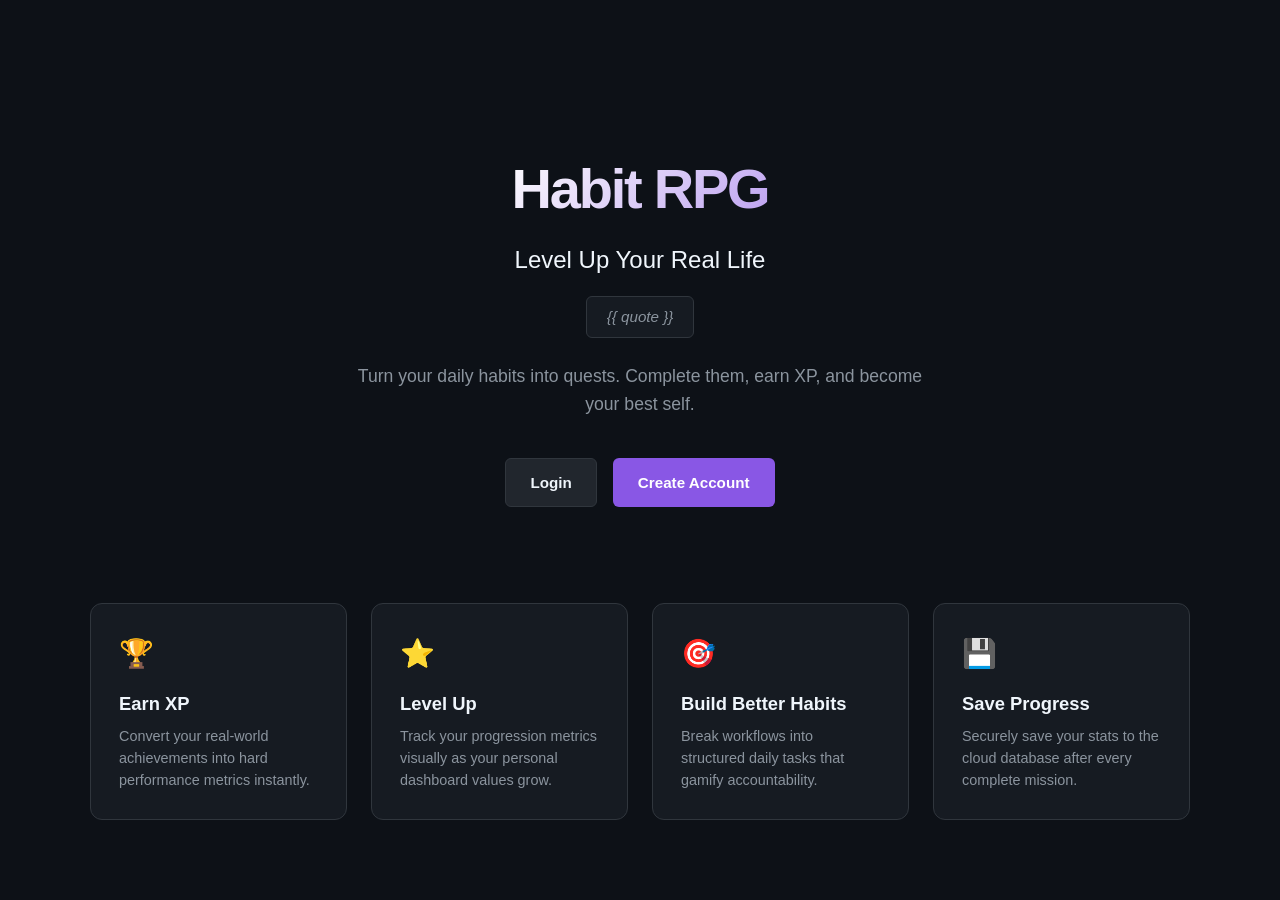
<file: tampletes/index.html>
<!DOCTYPE html>
<html lang="en">
<head>
    <meta charset="UTF-8">
    <title>Habit RPG</title>
    <link rel="stylesheet" href="/static/style.css">
</head>
<body>
    <div class="container">
        <!-- Hero Section -->
        <header class="hero">
            <h1>Habit RPG</h1>
            <h2>Level Up Your Real Life</h2>
            
            <!-- Dynamic Quote Hook -->
            <div class="quote">
                <p><i>{{ quote }}</i></p>
            </div>
            
            <p class="description">
                Turn your daily habits into quests. Complete them, earn XP, and become your best self.
            </p>
            
            <div class="btn-group">
                <a href="/login" class="btn btn-secondary">Login</a>
                <a href="/register" class="btn btn-primary">Create Account</a>
            </div>
        </header>

        <!-- Dynamic RPG Feature Cards -->
        <section class="features-grid">
            <div class="feat-card">
                <span class="feat-icon">🏆</span>
                <h3>Earn XP</h3>
                <p>Convert your real-world achievements into hard performance metrics instantly.</p>
            </div>
            <div class="feat-card">
                <span class="feat-icon">⭐</span>
                <h3>Level Up</h3>
                <p>Track your progression metrics visually as your personal dashboard values grow.</p>
            </div>
            <div class="feat-card">
                <span class="feat-icon">🎯</span>
                <h3>Build Better Habits</h3>
                <p>Break workflows into structured daily tasks that gamify accountability.</p>
            </div>
            <div class="feat-card">
                <span class="feat-icon">💾</span>
                <h3>Save Progress</h3>
                <p>Securely save your stats to the cloud database after every complete mission.</p>
            </div>
        </section>
    </div>
</body>
</html>
</file>
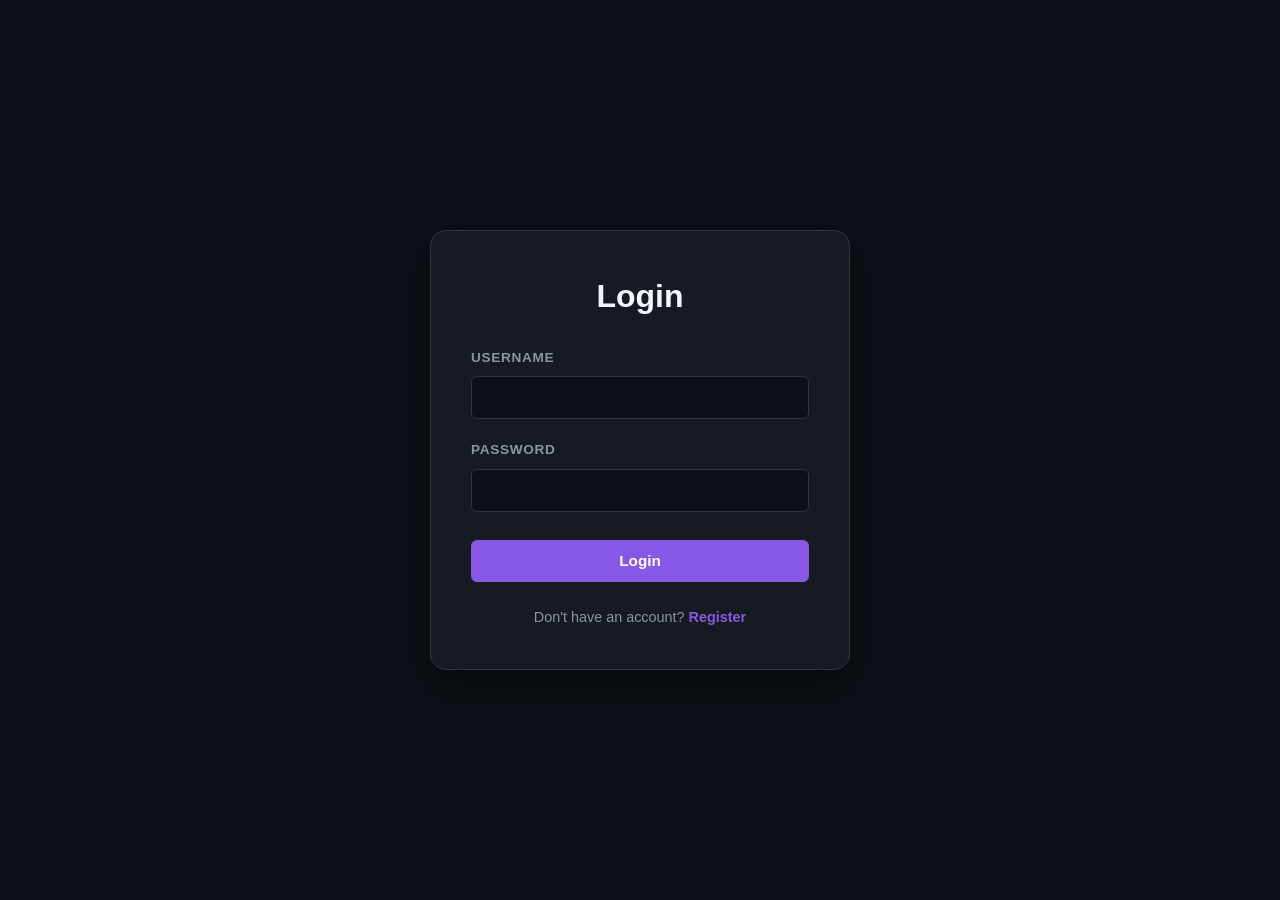
<file: tampletes/login.html>
<!DOCTYPE html>
<html lang="en">
<head>
    <meta charset="UTF-8">
    <title>Login</title>
    <link rel="stylesheet" href="/static/style.css">
</head>
<body>
    <div class="auth-card">
        <h1>Login</h1>
        
        <form action="/login" method="post">
            <div class="form-group">
                <label for="username">Username</label>
                <input type="text" id="username" name="username" class="form-input" required autocomplete="username">
            </div>
            
            <div class="form-group">
                <label for="password">Password</label>
                <input type="password" id="password" name="password" class="form-input" required autocomplete="current-password">
            </div>
            
            <button type="submit" class="btn btn-primary" style="width: 100%; margin-top: 0.5rem;">Login</button>
        </form>

        <div class="auth-footer">
            Don't have an account? <a href="/register">Register</a>
        </div>
    </div>
</body>
</html>
</file>
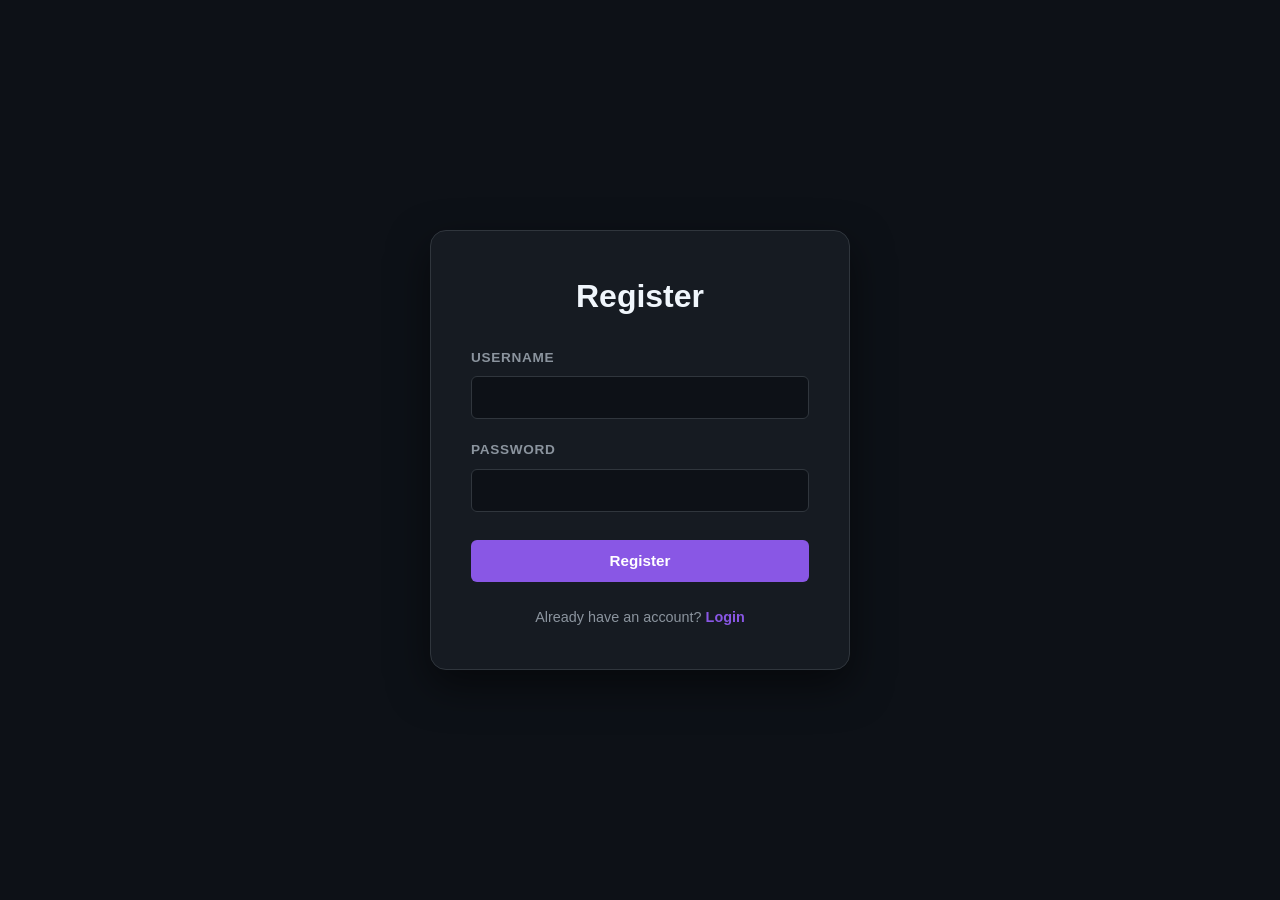
<file: tampletes/register.html>
<!DOCTYPE html>
<html lang="en">
<head>
    <meta charset="UTF-8">
    <title>Habit RPG - Register</title>
    <link rel="stylesheet" href="/static/style.css">
</head>
<body>
    <div class="auth-card">
        <h1>Register</h1>
        
        <form action="/register" method="post">
            <div class="form-group">
                <label for="username">Username</label>
                <input type="text" id="username" name="username" class="form-input" required autocomplete="username">
            </div>
            
            <div class="form-group">
                <label for="password">Password</label>
                <input type="password" id="password" name="password" class="form-input" required autocomplete="new-password">
            </div>
            
            <button type="submit" class="btn btn-primary" style="width: 100%; margin-top: 0.5rem;">Register</button>
        </form>

        <div class="auth-footer">
            Already have an account? <a href="/login">Login</a>
        </div>
    </div>
</body>
</html>
</file>
<file: static/style.css>
:root {
    /* Premium Dark Theme Palette */
    --bg-main: #0d1117;
    --bg-surface: #161b22;
    --bg-card: #21262d;
    --border-color: #30363d;
    
    /* Text Hierarchy */
    --text-primary: #f0f6fc;
    --text-secondary: #8b949e;
    --text-muted: #484f58;

    /* Gaming RPG Accents */
    --accent-purple: #8957e5;
    --accent-blue: #1f6feb;
    --accent-glow: rgba(137, 87, 229, 0.15);

    /* UI Details */
    --font-sans: -apple-system, BlinkMacSystemFont, "Segoe UI", Helvetica, Arial, sans-serif;
    --radius-sm: 6px;
    --radius-md: 12px;
    --radius-lg: 16px;
    --transition: all 0.25s cubic-bezier(0.4, 0, 0.2, 1);
}

/* Reset and Core Layout */
* {
    box-sizing: border-box;
    margin: 0;
    padding: 0;
}

body {
    background-color: var(--bg-main);
    color: var(--text-primary);
    font-family: var(--font-sans);
    line-height: 1.6;
    min-height: 100vh;
    display: flex;
    flex-direction: column;
    justify-content: center;
    align-items: center;
    padding: 20px;
}

/* Container limits for layouts */
.container {
    width: 100%;
    max-width: 1100px;
    margin: 0 auto;
}

/* --- LANDING HERO SECTION --- */
.hero {
    text-align: center;
    padding: 4rem 1rem 2rem 1rem;
    max-width: 800px;
    margin: 0 auto;
}

.hero h1 {
    font-size: 3.5rem;
    font-weight: 800;
    letter-spacing: -0.04em;
    background: linear-gradient(135deg, #ffffff 30%, var(--accent-purple) 100%);
    -webkit-background-clip: text;
    background-clip: text; /* standard property for compatibility */
    -webkit-text-fill-color: transparent;
    margin-bottom: 0.5rem;
}

.hero h2 {
    font-size: 1.5rem;
    color: var(--text-primary);
    font-weight: 500;
    margin-bottom: 1rem;
}

.hero .quote {
    font-style: italic;
    color: var(--text-secondary);
    background: var(--bg-surface);
    border: 1px solid var(--border-color);
    padding: 0.5rem 1.2rem;
    border-radius: var(--radius-sm);
    display: inline-block;
    margin-bottom: 1.5rem;
    font-size: 0.95rem;
}

.hero .description {
    color: var(--text-secondary);
    font-size: 1.1rem;
    max-width: 600px;
    margin: 0 auto 2.5rem auto;
}

/* Button & Link Components */
.btn-group {
    display: flex;
    gap: 1rem;
    justify-content: center;
    align-items: center;
}

.btn {
    display: inline-flex;
    align-items: center;
    justify-content: center;
    padding: 0.7rem 1.5rem;
    font-weight: 600;
    font-size: 0.95rem;
    border-radius: var(--radius-sm);
    border: 1px solid transparent;
    cursor: pointer;
    transition: var(--transition);
    text-decoration: none;
    color: inherit;
}

.btn-primary {
    background-color: var(--accent-purple);
    color: #ffffff;
}

.btn-primary:hover {
    background-color: #986ff3;
    transform: translateY(-2px);
    box-shadow: 0 6px 20px rgba(137, 87, 229, 0.4);
}

.btn-secondary {
    background-color: var(--bg-card);
    color: var(--text-primary);
    border-color: var(--border-color);
}

.btn-secondary:hover {
    background-color: #30363d;
    border-color: var(--text-secondary);
    transform: translateY(-2px);
}

/* --- RPG FEATURES GRID --- */
.features-grid {
    display: grid;
    grid-template-columns: repeat(auto-fit, minmax(220px, 1fr));
    gap: 1.5rem;
    margin-top: 4rem;
    width: 100%;
}

.feat-card {
    background-color: var(--bg-surface);
    border: 1px solid var(--border-color);
    border-radius: var(--radius-md);
    padding: 1.75rem;
    transition: var(--transition);
}

.feat-card:hover {
    transform: translateY(-4px);
    border-color: var(--accent-purple);
    box-shadow: 0 8px 24px rgba(0, 0, 0, 0.4), 0 0 0 1px var(--accent-glow);
}

.feat-icon {
    font-size: 1.75rem;
    margin-bottom: 0.75rem;
    display: block;
}

.feat-card h3 {
    font-size: 1.15rem;
    margin-bottom: 0.5rem;
    font-weight: 600;
}

.feat-card p {
    color: var(--text-secondary);
    font-size: 0.9rem;
    line-height: 1.5;
}

/* --- AUTH SHELL (Login / Register Card) --- */
.auth-card {
    background-color: var(--bg-surface);
    border: 1px solid var(--border-color);
    border-radius: var(--radius-lg);
    padding: 2.5rem;
    width: 100%;
    max-width: 420px;
    box-shadow: 0 16px 40px rgba(0, 0, 0, 0.5);
    margin: auto;
}

.auth-card h1 {
    font-size: 2rem;
    font-weight: 700;
    margin-bottom: 1.5rem;
    text-align: center;
}

/* Forms styling */
.form-group {
    margin-bottom: 1.25rem;
    display: flex;
    flex-direction: column;
}

.form-group label {
    font-size: 0.85rem;
    font-weight: 600;
    color: var(--text-secondary);
    margin-bottom: 0.5rem;
    text-transform: uppercase;
    letter-spacing: 0.05em;
}

.form-input {
    background-color: var(--bg-main);
    border: 1px solid var(--border-color);
    color: var(--text-primary);
    padding: 0.75rem 1rem;
    border-radius: var(--radius-sm);
    font-family: inherit;
    font-size: 0.95rem;
    transition: var(--transition);
    width: 100%;
}

.form-input:focus {
    outline: none;
    border-color: var(--accent-purple);
    box-shadow: 0 0 0 3px var(--accent-glow);
}

.auth-footer {
    text-align: center;
    margin-top: 1.5rem;
    font-size: 0.9rem;
    color: var(--text-secondary);
}

.auth-footer a {
    color: var(--accent-purple);
    font-weight: 600;
    text-decoration: none;
}

.auth-footer a:hover {
    text-decoration: underline;
}
/* --- DASHBOARD WRAPPER --- */
.dashboard-container {
    width: 100%;
    max-width: 1100px;
    margin: 2rem auto;
    display: flex;
    flex-direction: column;
    gap: 2rem;
}

/* Player HUD Header Card */
.player-hud {
    background: linear-gradient(135deg, var(--bg-surface) 0%, #1c2128 100%);
    border: 1px solid var(--border-color);
    border-radius: var(--radius-lg);
    padding: 2rem;
    position: relative;
    overflow: hidden;
}

.player-hud::before {
    content: '';
    position: absolute;
    top: 0;
    left: 0;
    width: 4px;
    height: 100%;
    background-color: var(--accent-purple);
}

.hud-top {
    display: flex;
    justify-content: space-between;
    align-items: center;
    flex-wrap: wrap;
    gap: 1rem;
    margin-bottom: 1.5rem;
}

.hud-title-group h1 {
    font-size: 1.25rem;
    color: var(--accent-purple);
    text-transform: uppercase;
    letter-spacing: 0.1em;
    font-weight: 700;
}

.hud-username {
    font-size: 2rem;
    font-weight: 800;
}

.hud-badges {
    display: flex;
    gap: 1rem;
}

.hud-badge {
    background: var(--bg-card);
    border: 1px solid var(--border-color);
    padding: 0.5rem 1.2rem;
    border-radius: 50px;
    font-size: 0.9rem;
    font-weight: 700;
    color: var(--text-secondary);
}

.hud-badge span {
    color: var(--text-primary);
}

/* Custom Styled Progress Bar */
.xp-hud-bar {
    display: flex;
    flex-direction: column;
    gap: 0.5rem;
}

.xp-text {
    display: flex;
    justify-content: space-between;
    font-size: 0.85rem;
    font-weight: 600;
    color: var(--text-secondary);
}

.xp-text span mark {
    background: none;
    color: var(--accent-blue);
    font-weight: 700;
}

progress.hud-progress {
    width: 100%;
    height: 12px;
    border-radius: 50px;
    border: 1px solid var(--border-color);
    background-color: var(--bg-main);
    overflow: hidden;
}

progress.hud-progress::-webkit-progress-bar {
    background-color: var(--bg-main);
}

progress.hud-progress::-webkit-progress-value {
    background: linear-gradient(90deg, var(--accent-blue), var(--accent-purple));
    border-radius: 50px;
}

progress.hud-progress::-moz-progress-bar {
    background: linear-gradient(90deg, var(--accent-blue), var(--accent-purple));
    border-radius: 50px;
}

/* Grid splits: Forms on right, cards on left */
.dashboard-grid {
    display: grid;
    grid-template-columns: 1fr 340px;
    gap: 2rem;
    align-items: start;
}

@media (max-width: 850px) {
    .dashboard-grid {
        grid-template-columns: 1fr;
    }
}

/* Quest Panels */
.panel-title {
    font-size: 1.5rem;
    font-weight: 700;
    margin-bottom: 1.25rem;
    display: flex;
    align-items: center;
    gap: 0.5rem;
}

.habit-stack {
    display: flex;
    flex-direction: column;
    gap: 1rem;
}

/* Habit RPG Cards */
.habit-item-card {
    background-color: var(--bg-surface);
    border: 1px solid var(--border-color);
    border-radius: var(--radius-md);
    padding: 1.25rem;
    display: flex;
    justify-content: space-between;
    align-items: center;
    gap: 1.5rem;
    transition: var(--transition);
}

.habit-item-card:hover {
    border-color: #444c56;
    transform: translateX(3px);
}

/* Variant state for completed goals */
.habit-item-card.completed-state {
    background-color: rgba(35, 134, 54, 0.02);
    border-color: rgba(35, 134, 54, 0.2);
    opacity: 0.7;
}

.habit-item-card.completed-state .task-headline {
    text-decoration: line-through;
    color: var(--text-secondary);
}

.habit-details {
    display: flex;
    flex-direction: column;
    gap: 0.5rem;
}

.task-headline-row {
    display: flex;
    align-items: center;
    gap: 0.75rem;
    flex-wrap: wrap;
}

.task-headline {
    font-size: 1.15rem;
    font-weight: 600;
}

.id-tag {
    font-size: 0.75rem;
    color: var(--text-muted);
    font-family: monospace;
}

.habit-tags-row {
    display: flex;
    gap: 1rem;
    font-size: 0.85rem;
    color: var(--text-secondary);
    flex-wrap: wrap;
}

.badge-tag {
    font-size: 0.75rem;
    font-weight: 700;
    padding: 0.15rem 0.5rem;
    border-radius: 4px;
    background: var(--bg-card);
    border: 1px solid var(--border-color);
}

.reward-highlight span {
    color: #d29922;
    font-weight: 600;
}

/* Actions block */
.actions-cluster {
    display: flex;
    align-items: center;
    gap: 0.5rem;
}

.btn-complete-action {
    background-color: transparent;
    color: #238636;
    border: 1px solid rgba(35, 134, 54, 0.3);
}

.btn-complete-action:hover {
    background-color: #238636;
    color: #ffffff;
    border-color: transparent;
}

/* Sidebar Box Form */
.sidebar-panel {
    background-color: var(--bg-surface);
    border: 1px solid var(--border-color);
    border-radius: var(--radius-lg);
    padding: 1.5rem;
}

.empty-state {
    background-color: var(--bg-surface);
    border: 1px dashed var(--border-color);
    border-radius: var(--radius-md);
    padding: 3rem 1rem;
    text-align: center;
    color: var(--text-secondary);
}
</file>
